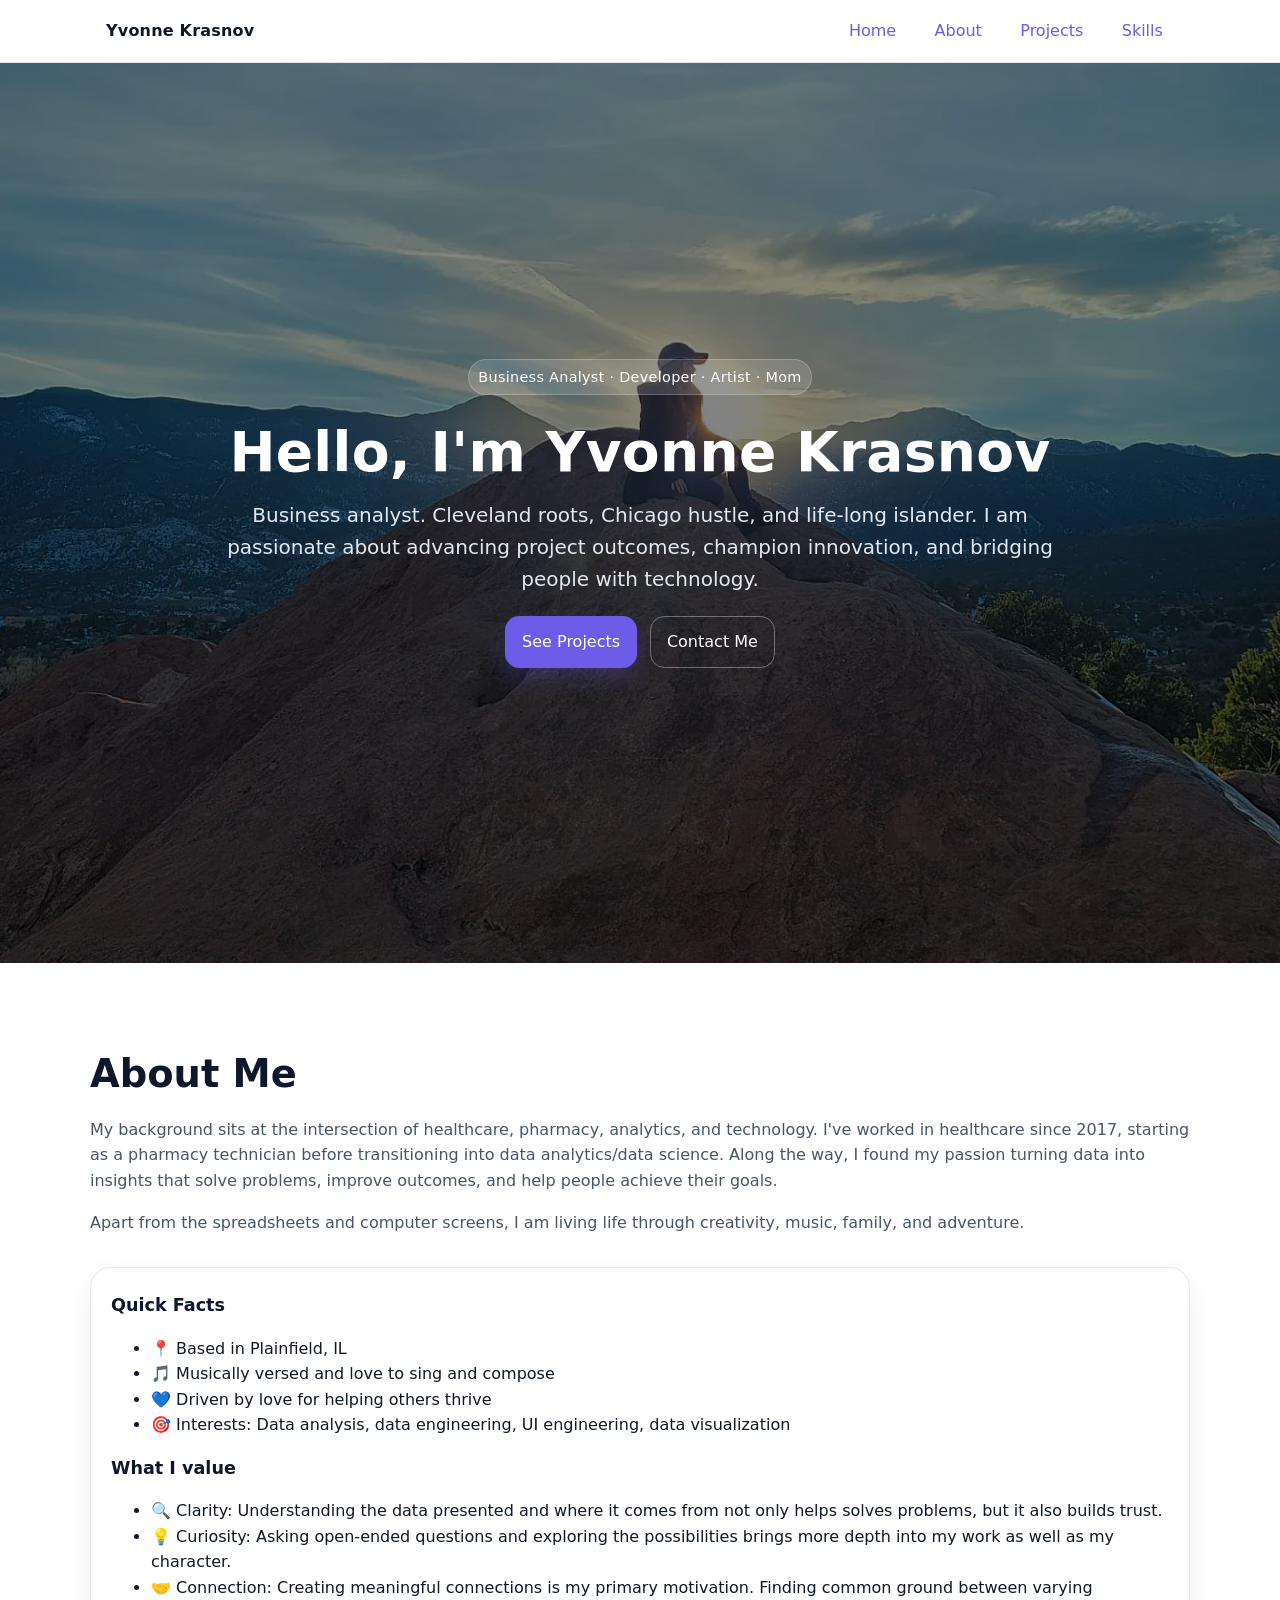
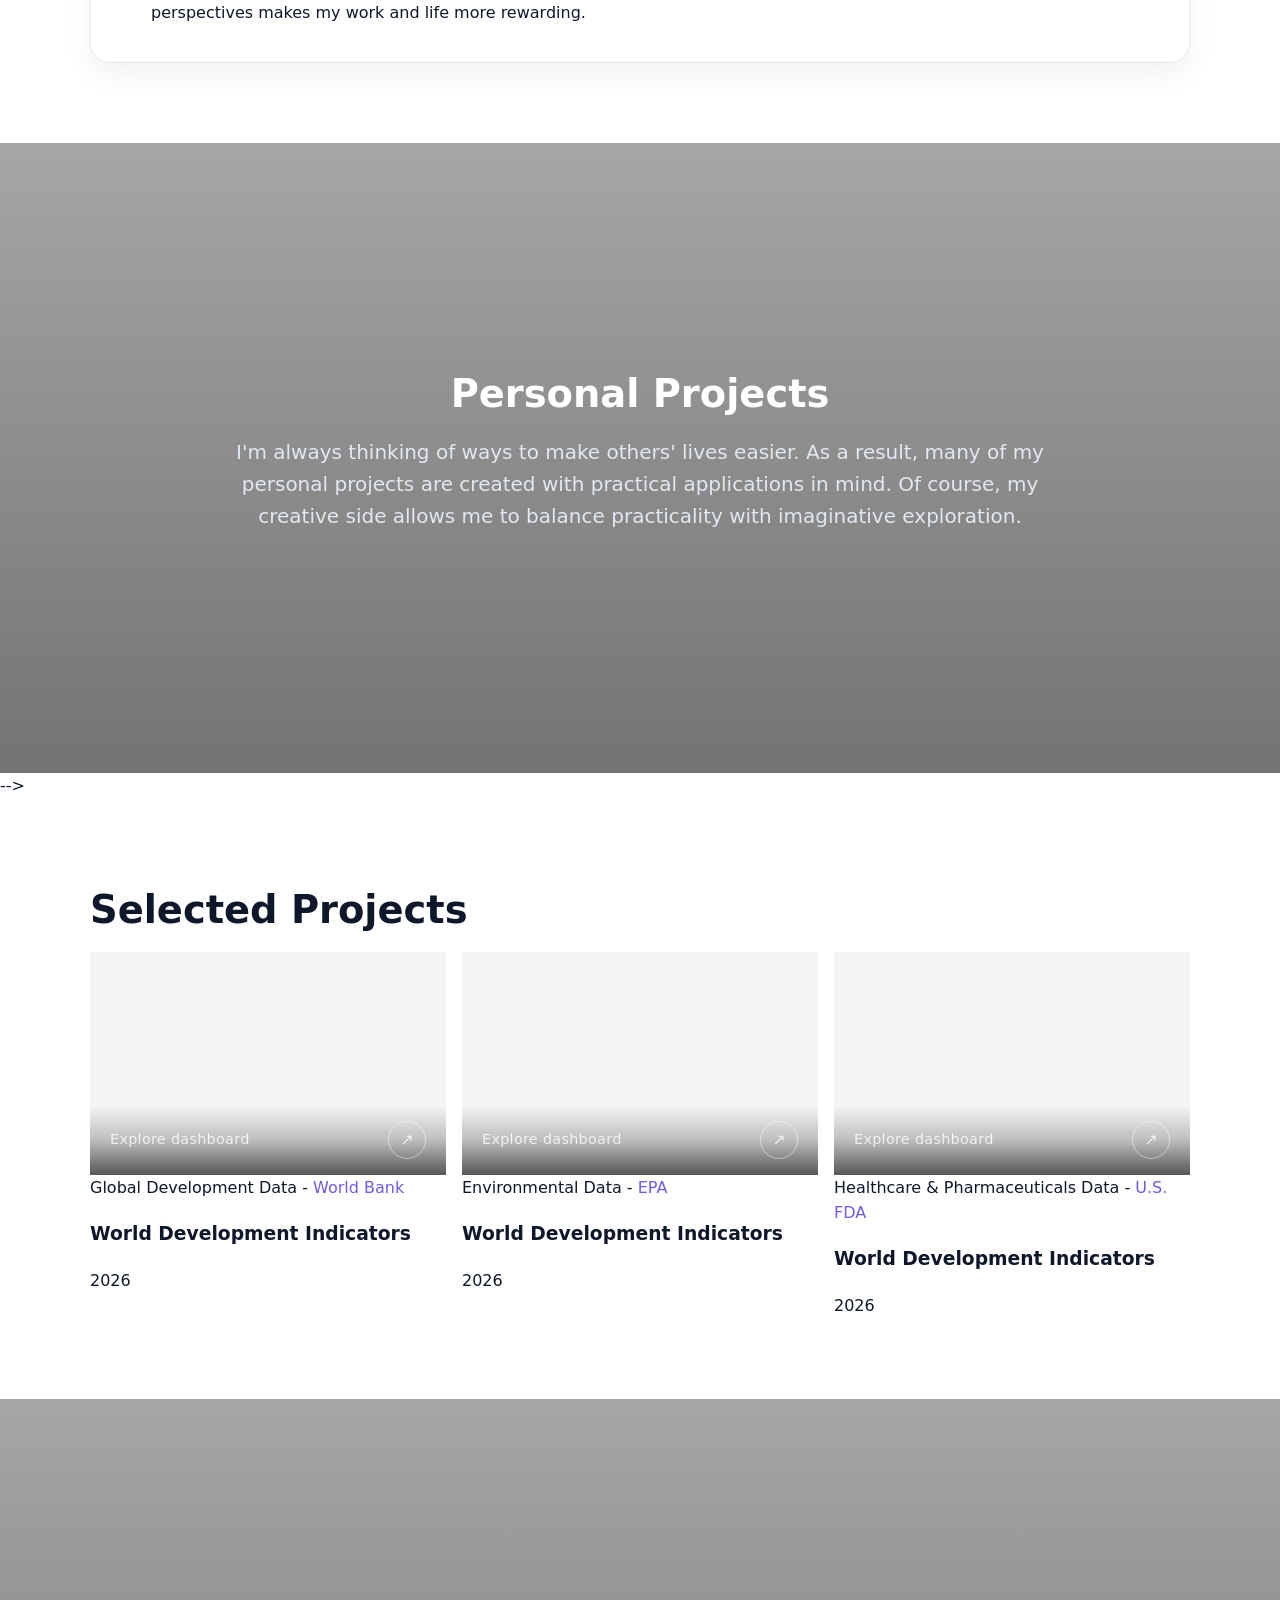
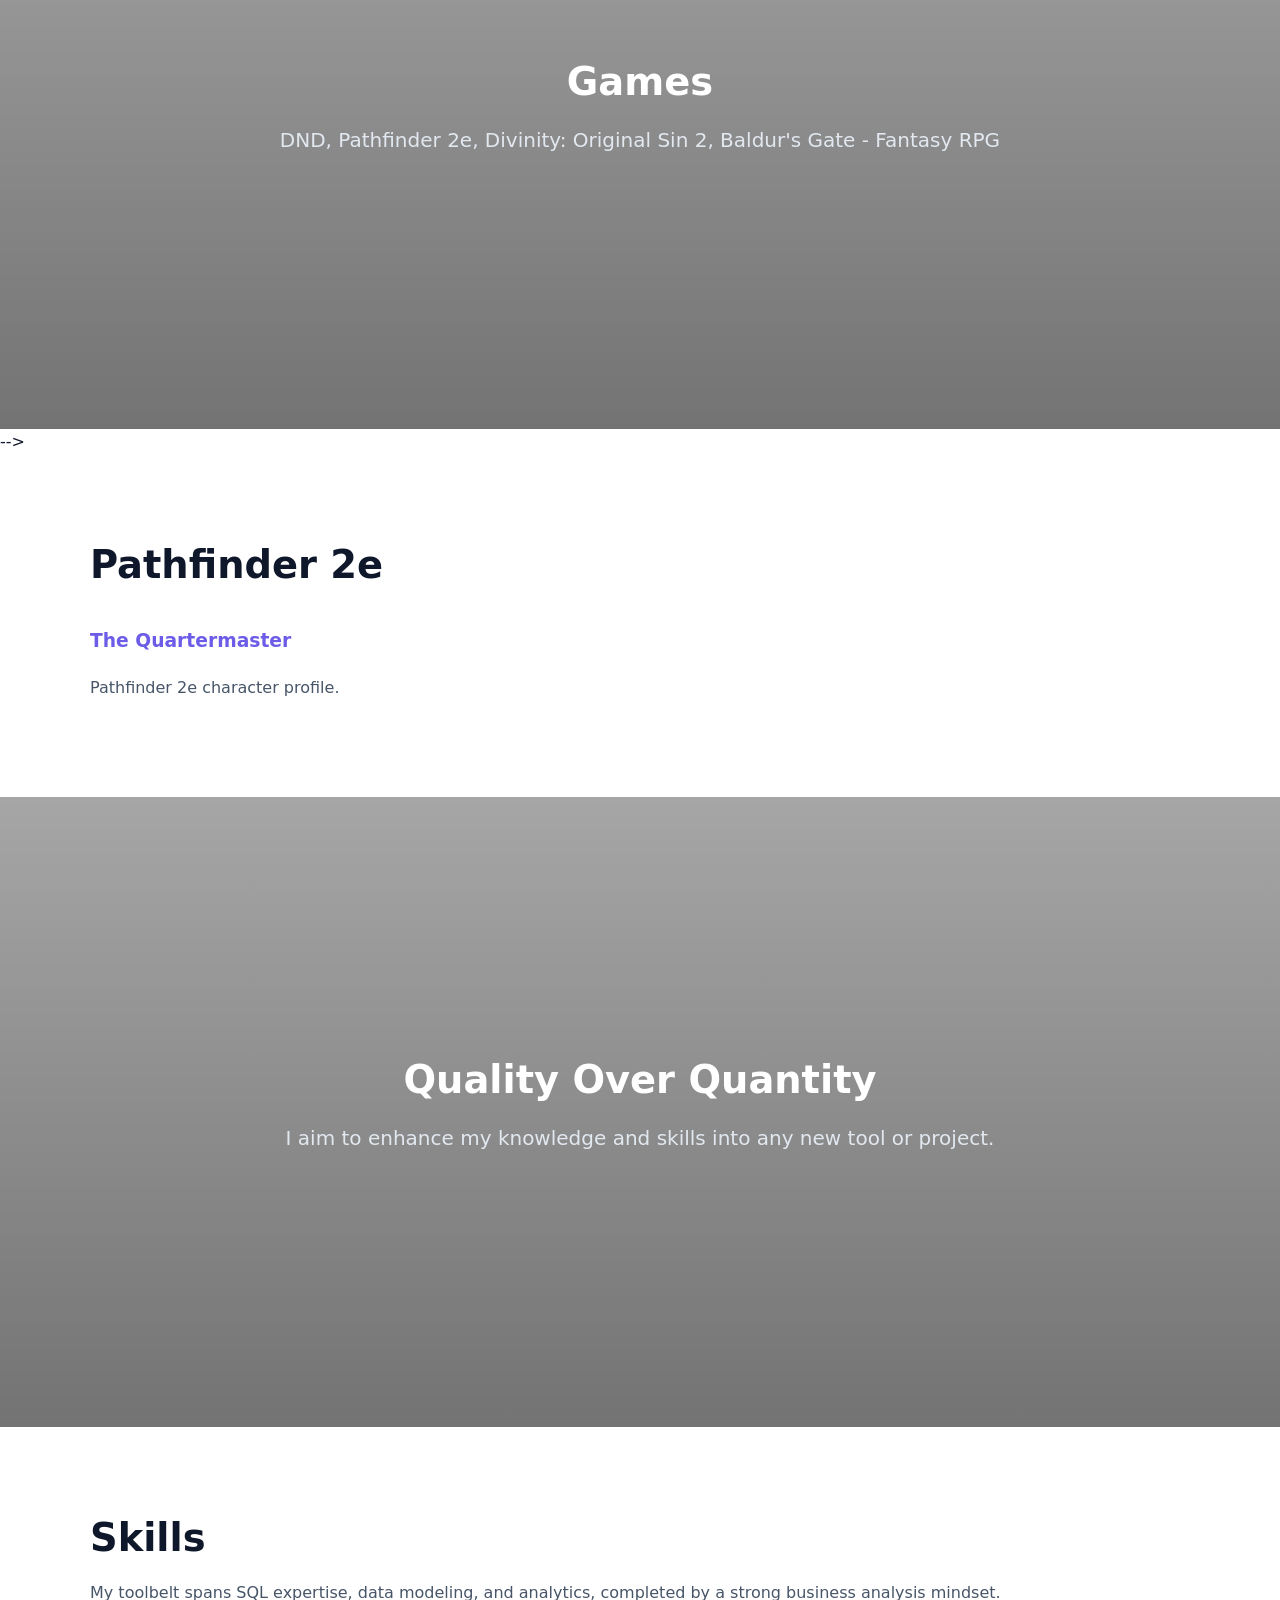
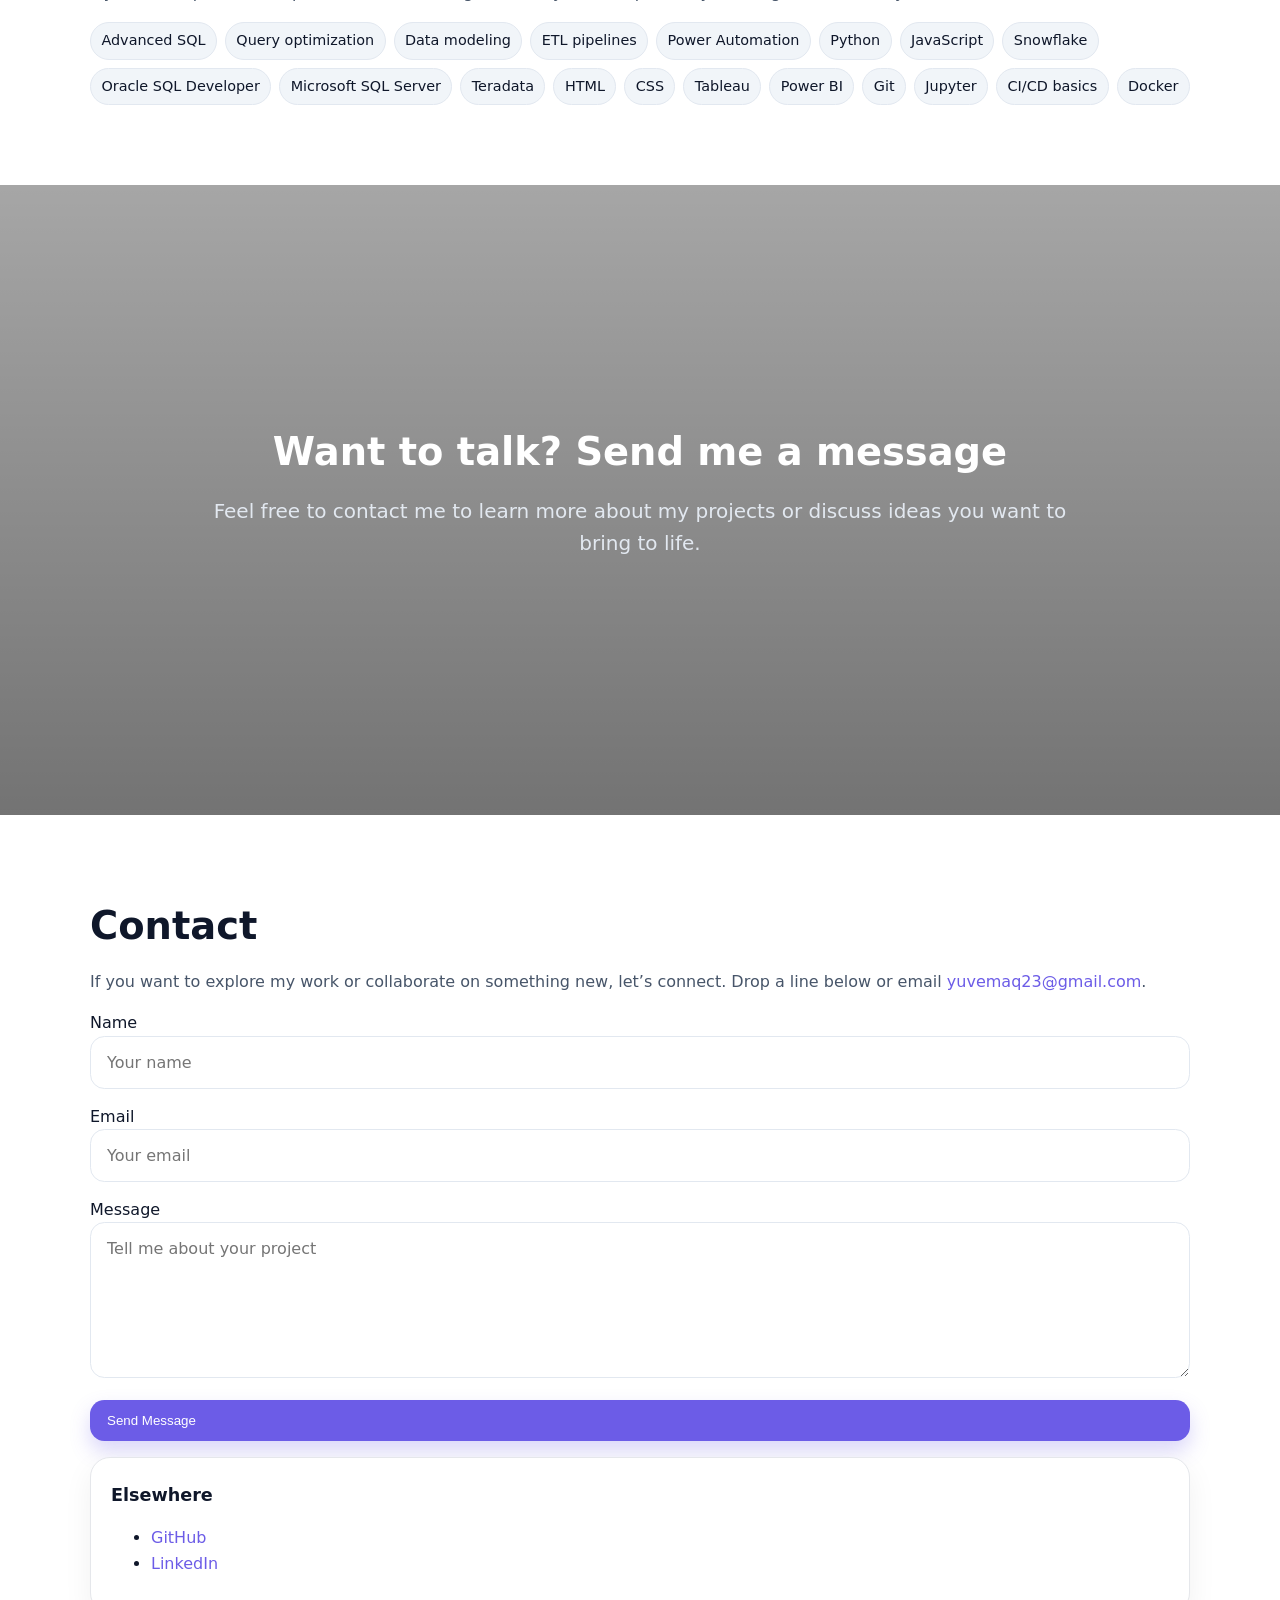
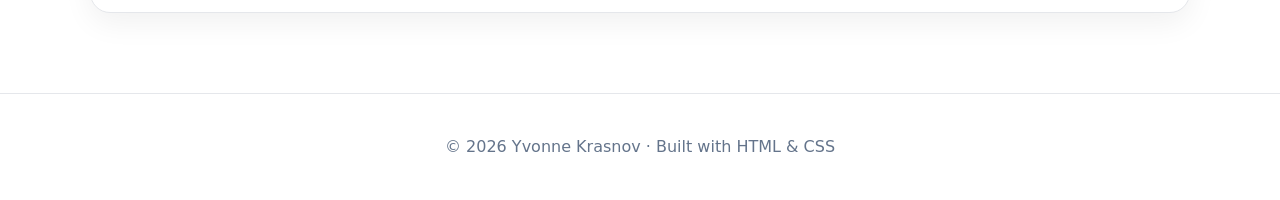
<file: index.html>
<!DOCTYPE html>
<html lang="en-GB" prefix="og: http://ogp.me/ns#" class="is-chrome is-desktop">
<head>
  <meta charset="utf-8" />
  <meta name="viewport" content="width=device-width, initial-scale=1" />
  <title>YQK Portfolio</title>
  <link rel="icon" href="imag/ico.ico" type="image/x-icon">
  <meta name="description" content="Yvonne Mae Krasnov" />
  <style>
    :root{
      --bg-1: url('imag/Colorado.jpg');
      /* --bg-2: url('imag/computer.jpg'); */
      --bg-3: url('https://images.unsplash.com/photo-1544198365-3b50735043a4?q=80&w=1920&auto=format&fit=crop');
      --bg-4: url('https://images.unsplash.com/photo-1482192596544-9eb780fc7f66?q=80&w=1920&auto=format&fit=crop');

      --brand: #6c5ce7;
      --ink: #0f172a;
      --muted: #475569;
      --dark: #151515;
      --accent: #981aff;
      --paper: #ffffff;
      --ring: rgba(108,92,231,.35);
      --transition-fast: 0.2s ease;
      --transition-medium: 0.4s ease;
      --transition-slow: 0.8s cubic-bezier(0.22, 1, 0.36, 1);
    }

    /* Base styles */
    * { box-sizing: border-box; }
    html { 
      scroll-behavior: smooth; }
    body {
      margin: 0;
      font: 16px/1.6 system-ui, -apple-system, Segoe UI, Roboto, "Helvetica Neue", Arial, "Noto Sans", "Apple Color Emoji", "Segoe UI Emoji";
      color: var(--ink);
      background: var(--paper);
    }

    a { 
      color: var(--brand); 
      text-decoration: none; }
    a:hover { 
      text-decoration: underline; }

    /* Header */
    header {
      position: sticky; top: 0; z-index: 50;
      backdrop-filter: saturate(1.2) blur(10px);
      background: color-mix(in srgb, white 80%, transparent);
      border-bottom: 1px solid #e2e8f0;
    }
    .nav {
      max-width: 1100px; 
      margin: 0 auto; 
      padding: .75rem 1rem;
      display: flex; 
      align-items: center; 
      justify-content: space-between;
    }
    .brand { 
      font-weight: 800; 
      letter-spacing: .2px; }
    .menu { 
      display: flex; 
      gap: 1rem; }
    .menu a { 
      padding: .4rem .7rem; 
      border-radius: .7rem; }
    .menu a:hover { 
      background: #f1f5f9; 
      text-decoration: none; }

    /* Hero */
    .hero {
      min-height: 100svh; 
      display: grid; 
      place-items: center; 
      text-align: center;
      color: white; 
      position: relative;
      background: var(--bg-1) center/cover fixed no-repeat;
    }
    .hero::after{
      content:""; 
      position:absolute; 
      inset:0; background:linear-gradient(180deg, rgba(0,0,0,.45), rgba(0,0,0,.55));
    }
    .hero-inner{ 
      position: relative; 
      z-index: 1; 
      max-width: 900px; 
      padding: 2rem; }
    .tag { 
      display:inline-block; 
      padding:.35rem .6rem; 
      background:rgba(255,255,255,.15); 
      border:1px solid rgba(255,255,255,.2); 
      border-radius:999px; 
      font-size:.9rem; 
      letter-spacing:.3px; }
    h1 { 
      font-size: clamp(2rem, 4.3vw, 3.6rem); 
      margin: .8rem 0 .2rem; 
      letter-spacing: .3px; }
    .lead { 
      font-size: clamp(1rem, 1.8vw, 1.25rem); 
      color: #e2e8f0; 
      margin-bottom: 1.3rem; }
    .cta {
      display: inline-flex; 
      gap: .8rem; 
      flex-wrap: wrap; 
      justify-content:center;
    }
    .btn { 
      display:inline-flex; 
      align-items:center; 
      gap:.5rem; 
      border-radius: .9rem; 
      padding:.75rem 1rem; 
      border:1px solid rgba(255,255,255,.35); 
      color:white; }
    .btn.primary { 
      background: var(--brand); 
      border-color: transparent; 
      box-shadow: 0 10px 20px rgba(108,92,231,.25); }
    .btn:hover { 
      filter: brightness(1.05); 
      text-decoration: none; }

    /* Parallax sections */
    .parallax {
      min-height: 70svh; 
      display: grid; 
      place-items: center; 
      text-align: center; 
      color: white; 
      position: relative;
      background: center/cover fixed no-repeat;
    }
    .parallax::after{ content:""; position:absolute; inset:0; background: linear-gradient(180deg, rgba(0,0,0,.35), rgba(0,0,0,.55)); }
    .parallax > .content { position: relative; z-index:1; padding: 3rem 1rem; max-width: 900px; }

    /* Content sections */
    section.content-block { padding: 5rem 1rem; }
    .wrap { max-width: 1100px; margin: 0 auto; }
    h2 { font-size: clamp(1.5rem, 3.6vw, 2.4rem); margin: 0 0 .75rem; }
    p { margin: 0 0 1rem; color: var(--muted); }

    /* Cards */
    .grid {
      /* display: grid; gap: 1.2rem; grid-template-columns: repeat(12, 1fr); */
      display: grid; gap: 1rem; grid-template-columns: repeat(3, minmax(0, 1fr)); width: 100%;
    }
    /* .col-4 { grid-column: span 4; } */
    .col-6 { grid-column: span 6; }
    .card {
      background: white; border: 1px solid #e5e7eb; border-radius: 1.25rem; padding: 1.25rem;
      box-shadow: 0 10px 30px rgba(2,6,23,.06);
    }
    .card h3 { margin: .2rem 0 .5rem; font-size: 1.1rem; }

    /* =========================================================
      PROJECT GRID --PROJECT CARDS 10/5/2026
    ========================================================= */
    .project-grid {
        display: grid;
        grid-template-columns:
            repeat(3, minmax(0, 1fr));
        gap: 1rem;
        width: 100%;
    }
    /* Tableau dashboard container */
    .tableau-project {
        position: relative;
        display: block;
        overflow: hidden;
        aspect-ratio: 16 / 10;
        background: #f5f5f5;
    }
    /* Tableau preview */
    .tableau-preview {
        position: absolute;
        inset: 0;
        z-index: 1;
        overflow: hidden;
        pointer-events: none;
    }
    .tableau-preview iframe {
        position: absolute;
        width: 125%;
        height: 125%;
        left: -12.5%;
        top: -12.5%;
        border: 0;
        pointer-events: none;

        transition: transform 0.5s ease;
    }
    /* Dashboard link overlay */
    .tableau-project .project-overlay {
        position: absolute;
        left: 0;
        right: 0;
        bottom: 0;
        z-index: 10;
        display: flex;
        align-items: center;
        justify-content: space-between;
        padding: 1rem 1.25rem;
        text-decoration: none;
        color: white;

        /* Only darken the bottom portion */
        background: linear-gradient(
            to top,
            rgba(0, 0, 0, 0.72),
            rgba(0, 0, 0, 0.25),
            transparent
        );
        opacity: 0.9;
        transition:
            opacity 0.3s ease,
            padding 0.3s ease;
    }
    /* Text */
    .tableau-project .project-overlay span {
        font-size: 0.9rem;
        font-weight: 500;
        letter-spacing: 0.02em;
        opacity: 0.8;
        transition: opacity 0.3s ease;
    }
    /* Arrow */
    .tableau-project .project-overlay strong {
        display: flex;
        align-items: center;
        justify-content: center;
        width: 38px;
        height: 38px;
        border: 1px solid rgba(255, 255, 255, 0.6);
        border-radius: 50%;
        font-size: 1rem;
        font-weight: 400;
        opacity: 0.8;
        transition:
            background 0.3s ease,
            color 0.3s ease,
            opacity 0.3s ease,
            transform 0.3s ease;
    }
    /* Hover */
    .tableau-project:hover .project-overlay {
        opacity: 1;
        padding-bottom: 1.25rem;
    }
    .tableau-project:hover .project-overlay span {
        opacity: 1;
    }
    .tableau-project:hover .project-overlay strong {
        opacity: 1;
        background: white;
        color: black;
        transform: translate(3px, -2px);
    }
    /* Subtle dashboard zoom */
    .tableau-project:hover .tableau-preview iframe {
        transform: scale(1.02);
    }
    /* Mobile */

    @media (max-width: 768px) {

        .tableau-project {
            aspect-ratio: 4 / 3;
        }

        .tableau-preview iframe {
            width: 150%;
            height: 150%;
            left: -25%;
            top: -25%;
        }

        .project-overlay {
            opacity: 1;
            padding: 1rem;
        }
    }

    /* =========================================================
      STAGGERED ANIMATIONS --PROJECT CARDS 10/5/2026
    ========================================================= */

    .project-card:nth-child(1) {
        transition-delay: 0.05s;
    }

    .project-card:nth-child(2) {
        transition-delay: 0.1s;
    }

    .project-card:nth-child(3) {
        transition-delay: 0.15s;
    }

    /* -------------------------------------------------
      DARK OVERLAY
    -------------------------------------------------- */

    /* .quartermaster-card-overlay {
        position: absolute;

        inset: 0;

        background:
            linear-gradient(
                to bottom,
                rgba(0, 0, 0, 0.05) 25%,
                rgba(0, 0, 0, 0.85) 100%
            );

        z-index: 1;
    } */

    /* Skills pills */
    .pills { 
      display:flex; 
      flex-wrap:wrap; 
      gap:.5rem; }
    .pill { 
      padding:.4rem .65rem; 
      border-radius:999px; 
      background:#f1f5f9; 
      border:1px solid #e2e8f0; 
      font-size:.9rem; }

    /* Footer */
    footer { 
      padding: 2.5rem 1rem; 
      border-top: 1px solid #e5e7eb; 
      color: #64748b; text-align:center; }

    /* Forms */
    form { display:grid; gap: .9rem; }
    input, textarea { width:100%; padding:.8rem 1rem; border-radius:.9rem; border:1px solid #e2e8f0; font: inherit; }
    input:focus, textarea:focus { outline: 2px solid var(--ring); border-color: var(--brand); }

    /* Responsive */
    @media (max-width: 1024px){ .col-4{grid-column: span 6;} .col-6{grid-column: span 12;} }
    @media (max-width: 640px){ .grid{grid-template-columns: 1fr;} .col-4,.col-6{grid-column: auto;} }

    /* Accessibility: reduce motion */
    @media (prefers-reduced-motion: reduce){
      html { scroll-behavior: auto; }
      .btn, .card { transition: none !important; }
    }

    /* Mobile fallback: fixed backgrounds can be janky on some devices */
    @media (max-width: 767px){
      .hero, .parallax { background-attachment: scroll; }
    }
  </style>
</head>
<body>
  <header>
    <nav class="nav" aria-label="Primary">
      <div class="brand">Yvonne Krasnov</div>
      <div class="menu">
        <a href="index.html">Home</a>
        <a href="#about">About</a>
        <!-- <a href="#blog">Blog</a> -->
         <a href="#projects">Projects</a>
        <a href="#skills">Skills</a>
      </div>
    </nav>
  </header>

  <!-- Hero Parallax -->
  <section class="hero" role="banner">
    <div class="hero-inner">
      <span class="tag">Business Analyst · Developer · Artist · Mom</span>
      <h1>Hello, I'm <span style="white-space:nowrap;">Yvonne Krasnov</span></h1>
      <p class="lead">Business analyst. Cleveland roots, Chicago hustle, and life-long islander. I am passionate about advancing project outcomes, champion innovation, and bridging people with technology.</p>
      <div class="cta">
        <a class="btn primary" href="#projects" aria-label="See my projects">See Projects</a>
        <a class="btn" href="#contact" aria-label="Contact me">Contact Me</a>
      </div>
    </div>
  </section>

  <!-- About -->
  <section id="about" class="content-block">
    <div class="wrap grid">
      <div class="col-6">
        <h2>About Me</h2>
        <p>
          My background sits at the intersection of healthcare,
          pharmacy, analytics, and technology. I've worked in 
          healthcare since 2017, starting as a pharmacy technician 
          before transitioning into data analytics/data science.
          Along the way, I found my passion turning data into insights that
          solve problems, improve outcomes, and help people achieve their goals. </p>
        <p>Apart from the spreadsheets and computer screens, I am living life 
          through creativity, music, family, and adventure.</p>
      </div>
      <div class="col-6">
        <div class="card" aria-label="Quick facts">
          <h3>Quick Facts</h3>
          <ul>
            <li>📍 Based in Plainfield, IL</li>
            <li>🎵 Musically versed and love to sing and compose</li>
            <li>💙 Driven by love for helping others thrive</li>
            <li>🎯 Interests: Data analysis, data engineering, UI engineering, data visualization</li>
          </ul>
          <h3>What I value</h3>
          <ul>
            <li>🔍 Clarity: Understanding the data presented and where it comes from not only helps solves problems, but it also builds trust.</li>
            <li>💡 Curiosity: Asking open-ended questions and exploring the possibilities brings more depth into my work as well as my character.</li>
            <li>🤝 Connection: Creating meaningful connections is my primary motivation. Finding common ground between varying perspectives makes my work and life more rewarding.</li>
          </ul>
        </div>
      </div>
    </div>
  </section>

  <!-- Parallax Panel 2 -->
  <section class="parallax" style="background-image: url(imag/japanesegarden.jpg);">
    <div class="content">
      <h2>Personal Projects</h2>
      <p class="lead">I'm always thinking of ways to make others' lives easier. As a result, many of my personal projects are created with practical applications in mind. Of course, my creative side allows me to balance practicality with imaginative exploration.</p>
    </div>
  </section> -->

  <!-- Projects -->
  <section id="projects" class="content-block" aria-labelledby="projects-title">
    <div class="wrap">
      <h2 id="projects-title">Selected Projects</h2>
      <div class="grid">
      <!----This section was added 10/5/2026-->
      <!-- PROJECT 1 -->
                <article
                    class="project-card project-large reveal"
                >
                        <div class="tableau-project">
                            <div class="tableau-preview">
                                    <iframe
                                        src="https://public.tableau.com/views/WorldDevelopmentIndicatorsWDI_17581445904810/WorldDevelopmentIndicators?:language=en-US&:sid=&:redirect=auth&:display_count=n&:origin=viz_share_link:showVizHome=no&:embed=true"
                                        title="World Development Indicators"
                                        loading="lazy"
                                        frameborder="0"
                                        allowfullscreen>
                                    </iframe>
                            </div>
                        <a
                            href="https://public.tableau.com/views/WorldDevelopmentIndicatorsWDI_17581445904810/WorldDevelopmentIndicators?:language=en-US&:sid=&:redirect=auth&:display_count=n&:origin=viz_share_link"
                            target="_blank"
                            rel="noopener noreferrer"
                            class="project-overlay"
                        >
                            <span>
                                Explore dashboard
                            </span>
                            <strong>
                                ↗
                            </strong>
                        </a>
                    </div>
                        <div class="project-info">
                            <div>
                                <span class="project-category">
                                    Global Development Data - 
                                        <a
                                            href="https://datacatalog.worldbank.org/search/dataset/0037712/world-development-indicators"
                                            target="_blank"
                                            rel="noopener noreferrer"
                                        >
                                            World Bank
                                        </a>
                                </span>
                                    <h3>
                                        World Development Indicators
                                    </h3>
                            </div>

                            <span class="project-year">
                                2026
                            </span>
                    </div>
                </article>
                <!-- PROJECT 2 -->
                <article
                    class="project-card reveal"
                >
                        <div class="tableau-project">
                            <div class="tableau-preview">
                                    <iframe
                                        src="https://public.tableau.com/views/PM2_5LevelsofSixU_S_Cities/PM2_5LevelsofSixU_S_Cities?:language=en-US&:sid=&:redirect=auth&:display_count=n&:origin=viz_share_link:showVizHome=no&:embed=true"
                                        title="PM2.5 Levels of Six U.S. Cities"
                                        loading="lazy"
                                        frameborder="0"
                                        allowfullscreen>
                                    </iframe>
                            </div>
                        <a
                            href="https://public.tableau.com/views/PM2_5LevelsofSixU_S_Cities/PM2_5LevelsofSixU_S_Cities?:language=en-US&:sid=&:redirect=auth&:display_count=n&:origin=viz_share_link"
                            target="_blank"
                            rel="noopener noreferrer"
                            class="project-overlay"
                        >
                            <span>
                                Explore dashboard
                            </span>
                            <strong>
                                ↗
                            </strong>
                        </a>
                    </div>
                        <div class="project-info">
                            <div>
                                <span class="project-category">
                                    Environmental Data - 
                                        <a
                                            href="https://www.epa.gov/outdoor-air-quality-data"
                                            target="_blank"
                                            rel="noopener noreferrer"
                                        >
                                            EPA
                                        </a>
                                </span>
                                    <h3>
                                        World Development Indicators
                                    </h3>
                            </div>
                            <span class="project-year">
                                2026
                            </span>
                    </div>
                </article>
                 <!-- PROJECT 3 -->
                <article
                    class="project-card reveal"
                >
                        <div class="tableau-project">
                            <div class="tableau-preview">
                                    <iframe
                                        src="https://public.tableau.com/shared/N298Z537W?:display_count=n&:origin=viz_share_link:showVizHome=no&:embed=true"
                                        title="Global Pharma"
                                        loading="lazy"
                                        frameborder="0"
                                        allowfullscreen>
                                    </iframe>
                            </div>

                        <a
                            href="https://public.tableau.com/shared/N298Z537W?:display_count=n&:origin=viz_share_link"
                            target="_blank"
                            rel="noopener noreferrer"
                            class="project-overlay"
                        >
                            <span>
                                Explore dashboard
                            </span>
                            <strong>
                                ↗
                            </strong>
                        </a>
                    </div>

                        <div class="project-info">
                            <div>
                                <span class="project-category">
                                    Healthcare & Pharmaceuticals Data - 
                                        <a
                                            href="https://www.fda.gov/drugs/development-approval-process-drugs/drug-approvals-and-databases"
                                            target="_blank"
                                            rel="noopener noreferrer"
                                        >
                                            U.S. FDA
                                        </a>
                                </span>
                                    <h3>
                                        World Development Indicators
                                    </h3>
                            </div>

                            <span class="project-year">
                                2026
                            </span>
                    </div>
                </article>
            </div> 
        </section>

  <!-- Parallax Panel 3 -->
  <section class="parallax" style="background-image: url(imag/dnd.jpg);">
    <div class="content">
      <h2>Games</h2>
      <p class="lead">DND, Pathfinder 2e, Divinity: Original Sin 2, Baldur's Gate - Fantasy RPG</p>
    </div>
  </section> -->

  <!-- Games -->
  <section id="games" class="content-block" aria-labelledby="games-title">
    <div class="wrap">
      <h2 id="games-title">Pathfinder 2e</h2>
      <div class="grid">
        <a
          href="quartermaster.html"
          class="games-card quartermaster-card reveal"
          aria-label="View Pathfinder 2e character: The Quartermaster"
        >
        <h3>The Quartermaster</h3>
        <p>Pathfinder 2e character profile.</p>
        </a>
          <!-- <img
              src="imag/Zhen Zi Mo.png"
              alt="The Quartermaster, a Hobgoblin Magus"
              class="quartermaster-card-image"
          > -->
          <div class="quartermaster-card-overlay"></div>
    </div> 
  </section> 

  <!-- Parallax Panel 4 -->
  <section class="parallax" style="background-image: url(imag/meditate.jpg);">
    <div class="content">
      <h2>Quality Over Quantity</h2>
      <p class="lead">I aim to enhance my knowledge and skills into any new tool or project.</p>
    </div>
  </section>

  <!-- Skills -->
  <section id="skills" class="content-block">
    <div class="wrap grid">
      <div class="col-6">
        <h2>Skills</h2>
        <p>My toolbelt spans SQL expertise, data modeling, and analytics, completed by a strong business analysis mindset.</p>
        <div class="pills" aria-label="Skill list">
          <span class="pill">Advanced SQL</span>
          <span class="pill">Query optimization</span>
          <span class="pill">Data modeling</span>
          <span class="pill">ETL pipelines</span>
          <span class="pill">Power Automation</span>
          <span class="pill">Python</span>
          <span class="pill">JavaScript</span>
          <span class="pill">Snowflake</span>
          <span class="pill">Oracle SQL Developer</span>
          <span class="pill">Microsoft SQL Server</span>
          <span class="pill">Teradata</span>
          <span class="pill">HTML</span>
          <span class="pill">CSS</span>
          <span class="pill">Tableau</span>
          <span class="pill">Power BI</span>
          <span class="pill">Git</span>
          <span class="pill">Jupyter</span>
          <span class="pill">CI/CD basics</span>
          <span class="pill">Docker</span>
        </div>
      </div>
      <!-- <div class="col-6">
        <div class="card">
          <h3>Services</h3>
          <ul>
            <li>UX engineering & prototyping</li>
            <li>Design systems & component libraries</li>
            <li>Performance + accessibility audits</li>
          </ul>
        </div>
      </div>
    </div> -->
  </section>

  <!-- Parallax Panel 4 -->
  <section class="parallax" style="background-image: url(imag/setup.jpg);">
    <div class="content">
      <h2>Want to talk? Send me a message</h2>
      <p class="lead">Feel free to contact me to learn more about my projects or discuss ideas you want to bring to life.</p>
    </div>
  </section>

  <!-- Contact -->
  <section id="contact" class="content-block">
    <div class="wrap grid">
      <div class="col-6">
        <h2>Contact</h2>
        <p>If you want to explore my work or collaborate on something new, let’s connect. Drop a line below or email <a href="mailto:yuvemaq23@gmail.com">yuvemaq23@gmail.com</a>.</p>
        <form onsubmit="event.preventDefault(); alert('Thanks! This demo form does not submit.');">
          <label>
            <span class="sr-only">Name</span>
            <input type="text" name="name" placeholder="Your name" required />
          </label>
          <label>
            <span class="sr-only">Email</span>
            <input type="email" name="email" placeholder="Your email" required />
          </label>
          <label>
            <span class="sr-only">Message</span>
            <textarea name="message" rows="5" placeholder="Tell me about your project" required></textarea>
          </label>
          <button class="btn primary" type="submit">Send Message</button>
        </form>
      </div>
      <div class="col-6">
        <div class="card">
          <h3>Elsewhere</h3>
          <ul>
            <li><a href="https://github.com/yuvemaq">GitHub</a></li>
            <li><a href="https://www.linkedin.com/in/yvonnemaek/">LinkedIn</a></li>
          </ul>
        </div>
      </div>
    </div>
  </section>

  <footer>
    © <span id="y"></span> Yvonne Krasnov · Built with HTML & CSS
  </footer>

  <script>
    // Tiny helper to keep the footer year current (no framework needed)
    document.getElementById('y').textContent = new Date().getFullYear();
  </script>
</body>
</html>
</file>
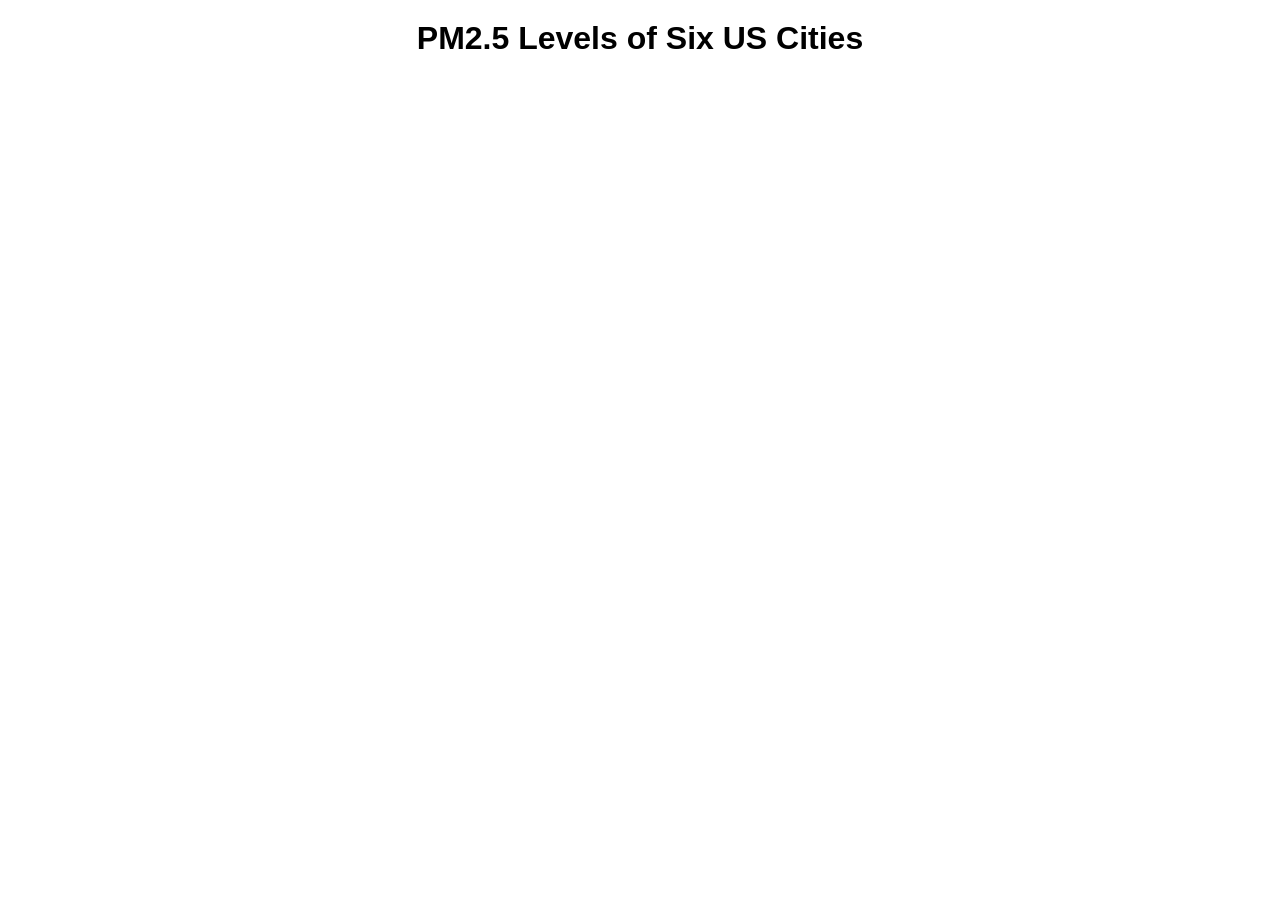
<file: tableau_page_one.html>
<!DOCTYPE html>
<html lang="en-GB" prefix="og: http://ogp.me/ns#" class="is-chrome is-desktop">
<head>
  <meta charset="utf-8" />
  <meta name="viewport" content="width=device-width, initial-scale=1" />
  <title>YQK Portfolio</title>
  <link rel="icon" href="imag/ico.ico" type="image/x-icon">
  <meta name="description" content="Yvonne Mae Krasnov" />
  <style>
    .tableau_container {
        width: 100%;
        max-width: 1200px;
        margin: auto;
        padding: 20px;
        box-shadow: 0 4px 8px rgba(0,0,0,0.1);
        border-radius: 10px;
        height: 800px;
        overflow: hidden;
        border: 1px solid #ccc;
    }
    iframe {
        width: 100%;
        height: 100%;
        border: none;
    }
  </style>
  <body>
    <h1 style="text-align:center; font-family: Arial, sans-serif; margin-top: 20px;">PM2.5 Levels of Six US Cities</h1>
    <div class='tableauPlaceholder' id='viz1758629173683' style='margin:0 auto; text-align: center; width: 1000px;'>
        <noscript>
            <a href='#'>
                <img alt='PM2.5 Levels of Six U.S. Cities ' src='https:&#47;&#47;public.tableau.com&#47;static&#47;images&#47;PM&#47;PM2_5LevelsofSixU_S_Cities&#47;PM2_5LevelsofSixU_S_Cities&#47;1_rss.png' 
                style='border: none' />
            </a>
        </noscript>
        <object class='tableauViz' width="1000" height="827">
            <param name='host_url' value='https%3A%2F%2Fpublic.tableau.com%2F' /> 
            <param name='embed_code_version' value='3' /> <param name='site_root' value='' />
            <param name='name' value='PM2_5LevelsofSixU_S_Cities&#47;PM2_5LevelsofSixU_S_Cities' />
            <param name='tabs' value='no' /><param name='toolbar' value='yes' />
            <param name='static_image' value='https:&#47;&#47;public.tableau.com&#47;static&#47;images&#47;PM&#47;PM2_5LevelsofSixU_S_Cities&#47;PM2_5LevelsofSixU_S_Cities&#47;1.png' /> 
            <param name='animate_transition' value='yes' />
            <param name='display_static_image' value='yes' />
            <param name='display_spinner' value='yes' />
            <param name='display_overlay' value='yes' />
            <param name='display_count' value='yes' />
            <param name='language' value='en-US' />
        </object>
    </div>                
    <script type='text/javascript'>                    
        var divElement = document.getElementById('viz1758629173683');                    
        var vizElement = divElement.getElementsByTagName('object')[0];                    
        if ( divElement.offsetWidth > 800 ) { vizElement.style.width='100%';vizElement.style.maxWidth='1520px';vizElement.style.height=(divElement.offsetWidth*0.75)+'px';vizElement.style.maxHeight='1127px';} else if ( divElement.offsetWidth > 500 ) { vizElement.style.width='100%';vizElement.style.maxWidth='1520px';vizElement.style.height=(divElement.offsetWidth*0.75)+'px';vizElement.style.maxHeight='1127px';} else { vizElement.style.width='100%';vizElement.style.height='877px';}                     
        var scriptElement = document.createElement('script');                    
        scriptElement.src = 'https://public.tableau.com/javascripts/api/viz_v1.js';                    
        vizElement.parentNode.insertBefore(scriptElement, vizElement);    
        vizElement.style.width='100%';
        vizElement.style.height='827px';            
    </script>
    <!-- <div class="tableau_container">
        <iframe src="https://public.tableau.com/views/WorldDevelopmentIndicatorsWDI_17581445904810/EnvironmentDashboard?:language=en-US&:sid=&:redirect=auth&:display_count=n&:origin=viz_share_link">
        allowfullscreen>
        </iframe>
    </div> -->
  </body>
  </head>
</html>
</file>
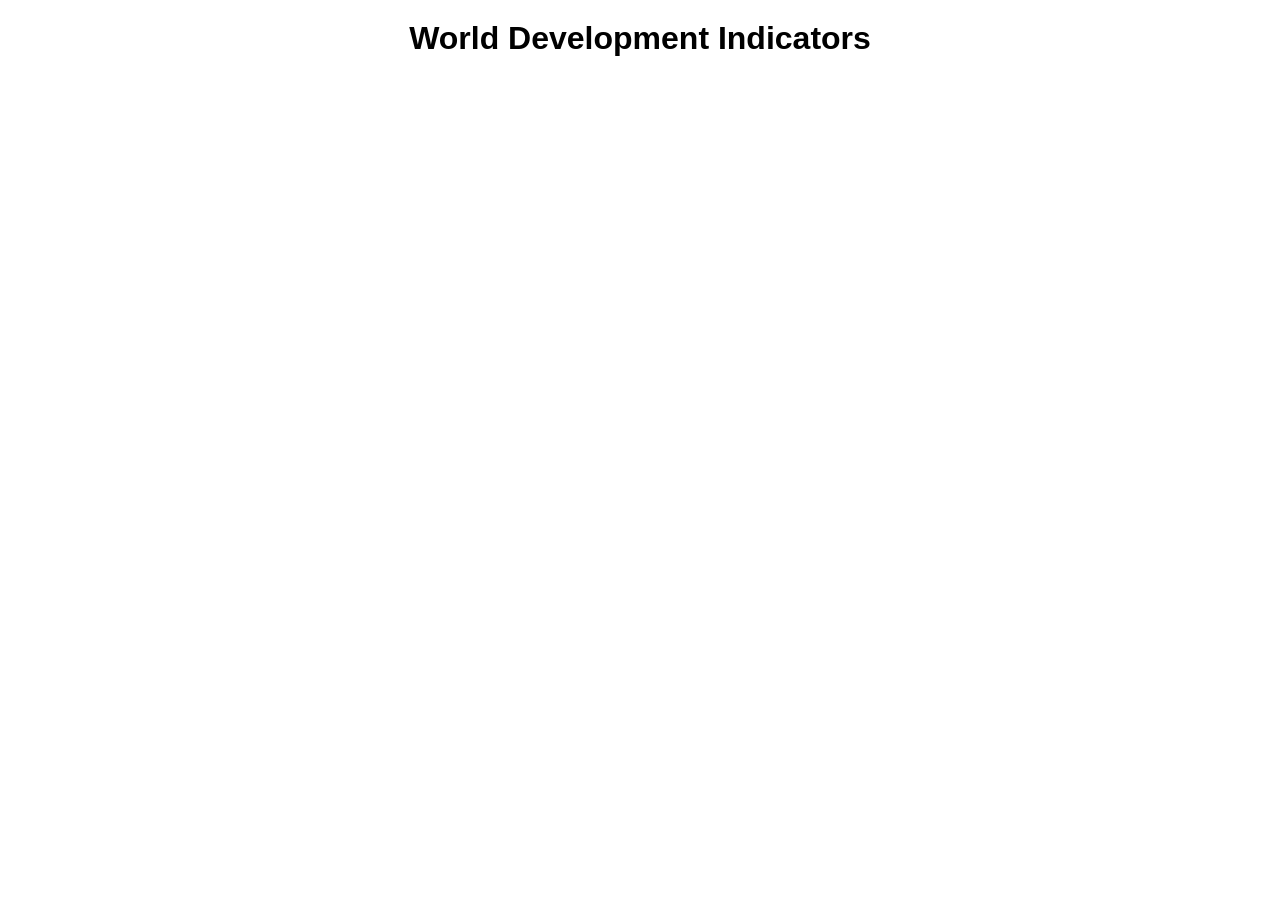
<file: tableau_page_two.html>
<!DOCTYPE html>
<html lang="en-GB" prefix="og: http://ogp.me/ns#" class="is-chrome is-desktop">
<head>
  <meta charset="utf-8" />
  <meta name="viewport" content="width=device-width, initial-scale=1" />
  <title>YQK Portfolio</title>
  <link rel="icon" href="imag/ico.ico" type="image/x-icon">
  <meta name="description" content="Yvonne Mae Krasnov" />
  <style>
    .tableau_container {
        width: 100%;
        max-width: 1725px;
        margin: auto;
        padding: 20px;
        box-shadow: 0 4px 8px rgba(0,0,0,0.1);
        border-radius: 10px;
        height: 895px;
        overflow: hidden;
        border: 1px solid #ccc;
    }
    iframe {
        width: 100%;
        height: 100%;
        border: none;
    }
  </style>
  <body>
    <h1 style="text-align:center; font-family: Arial, sans-serif; margin-top: 20px;">World Development Indicators</h1>
<div class='tableauPlaceholder' id='viz1774468222952' style='position: relative'>
  <noscript>
    <a href='#'>
      <img alt='World Development Indicators ' src='https:&#47;&#47;public.tableau.com&#47;static&#47;images&#47;Wo&#47;WorldDevelopmentIndicatorsWDI_17581445904810&#47;WorldDevelopmentIndicators&#47;1_rss.png' style='border: none' />
    </a>
  </noscript>
  <object class='tableauViz'  style='display:none;'>
    <param name='host_url' value='https%3A%2F%2Fpublic.tableau.com%2F' /> 
    <param name='embed_code_version' value='3' /> 
    <param name='site_root' value='' />
    <param name='name' value='WorldDevelopmentIndicatorsWDI_17581445904810&#47;WorldDevelopmentIndicators' />
    <param name='tabs' value='no' />
    <param name='toolbar' value='yes' />
    <param name='static_image' value='https:&#47;&#47;public.tableau.com&#47;static&#47;images&#47;Wo&#47;WorldDevelopmentIndicatorsWDI_17581445904810&#47;WorldDevelopmentIndicators&#47;1.png' /> 
    <param name='animate_transition' value='yes' />
    <param name='display_static_image' value='yes' />
    <param name='display_spinner' value='yes' />
    <param name='display_overlay' value='yes' />
    <param name='display_count' value='yes' />
    <param name='language' value='en-US' />
  </object>
</div>                
    <script type='text/javascript'>                    
      var divElement = document.getElementById('viz1774468222952');                    
      var vizElement = divElement.getElementsByTagName('object')[0];                    
      if ( divElement.offsetWidth > 800 ) { vizElement.style.width='100%';vizElement.style.height=(divElement.offsetWidth*0.75)+'px';} 
      else if ( divElement.offsetWidth > 500 ) { vizElement.style.width='100%';vizElement.style.height=(divElement.offsetWidth*0.75)+'px';} 
      else { vizElement.style.width='100%';vizElement.style.height='5827px';}                     
      var scriptElement = document.createElement('script');                    
      scriptElement.src = 'https://public.tableau.com/javascripts/api/viz_v1.js';                    
      vizElement.parentNode.insertBefore(scriptElement, vizElement);                
    </script>
    <!-- <div class="tableau_container">
        <iframe src="https://public.tableau.com/views/WorldDevelopmentIndicatorsWDI_17581445904810/EnvironmentDashboard?:language=en-US&:sid=&:redirect=auth&:display_count=n&:origin=viz_share_link">
        allowfullscreen>
        </iframe>
    </div> -->
  </body>
  </head>
</html>
</file>
